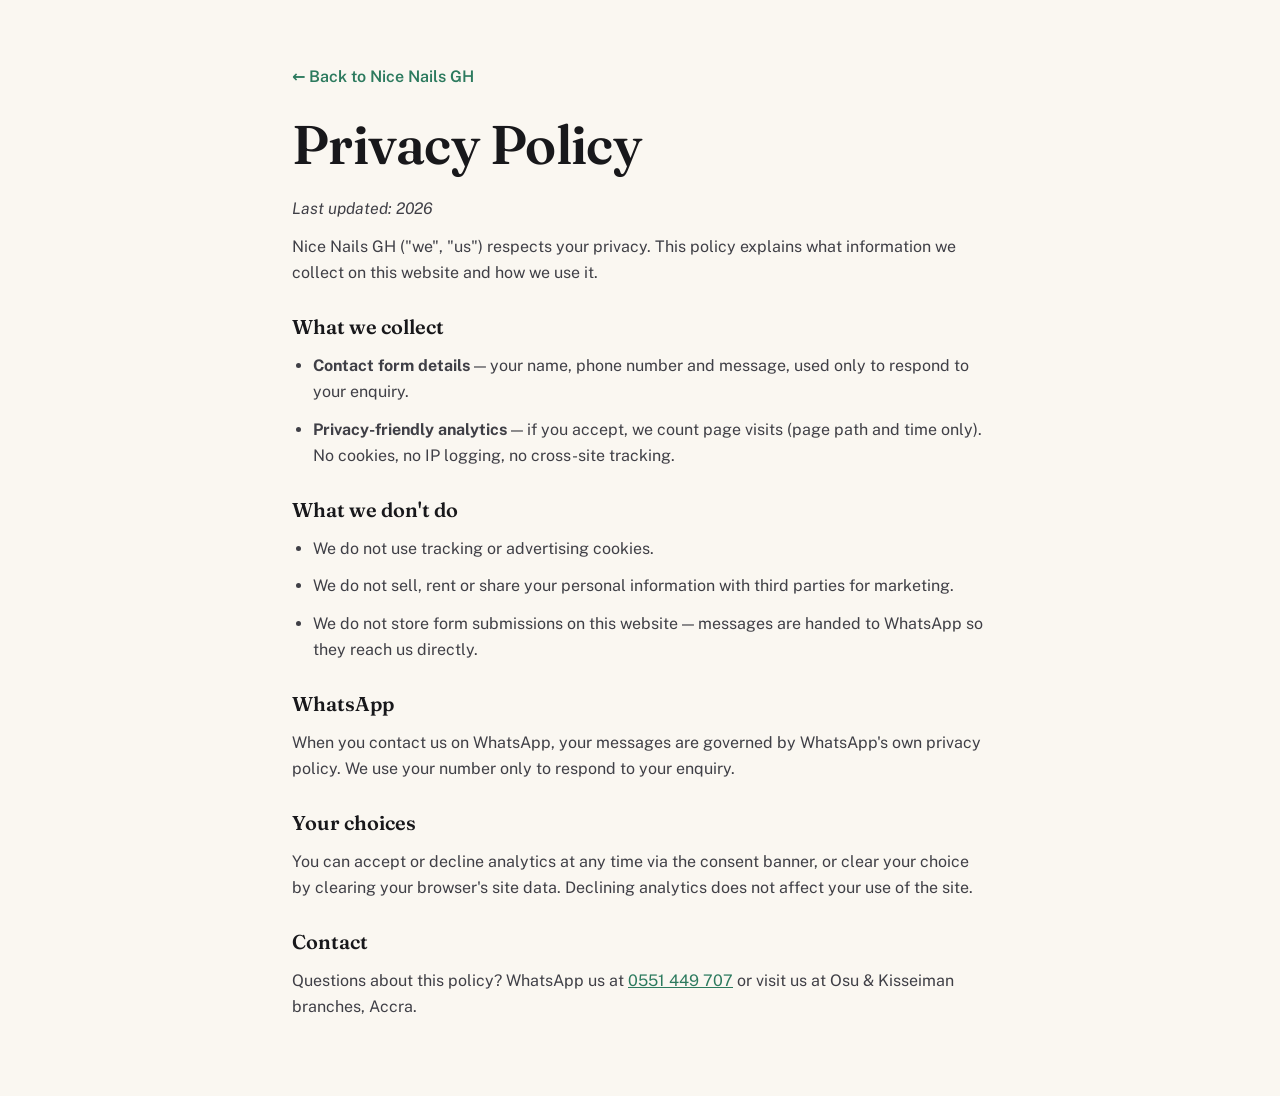
<file: privacy.html>
<!DOCTYPE html>
<html lang="en">
<head>
<meta charset="UTF-8">
<meta name="viewport" content="width=device-width, initial-scale=1.0">
<title>Privacy Policy — Nice Nails GH</title>
<meta name="description" content="Privacy policy for Nice Nails GH: what data we collect, how we use it, and your choices.">
<meta name="robots" content="noindex">
<link rel="icon" type="image/png" href="favicon.png">
<link rel="preconnect" href="https://fonts.googleapis.com">
<link rel="preconnect" href="https://fonts.gstatic.com" crossorigin>
<link href="https://fonts.googleapis.com/css2?family=Fraunces:opsz,wght@9..144,400;9..144,600;9..144,700&family=Public+Sans:wght@400;500;600;700&display=swap" rel="stylesheet">
<link rel="stylesheet" href="styles.css">
</head>
<body>
<main class="legal">
  <a class="legal-back" href="index.html">← Back to Nice Nails GH</a>
  <h1>Privacy Policy</h1>
  <p><em>Last updated: 2026</em></p>
  <p>Nice Nails GH ("we", "us") respects your privacy. This policy explains what information we collect on this website and how we use it.</p>

  <h2>What we collect</h2>
  <ul>
    <li><strong>Contact form details</strong> — your name, phone number and message, used only to respond to your enquiry.</li>
    <li><strong>Privacy-friendly analytics</strong> — if you accept, we count page visits (page path and time only). No cookies, no IP logging, no cross-site tracking.</li>
  </ul>

  <h2>What we don't do</h2>
  <ul>
    <li>We do not use tracking or advertising cookies.</li>
    <li>We do not sell, rent or share your personal information with third parties for marketing.</li>
    <li>We do not store form submissions on this website — messages are handed to WhatsApp so they reach us directly.</li>
  </ul>

  <h2>WhatsApp</h2>
  <p>When you contact us on WhatsApp, your messages are governed by WhatsApp's own privacy policy. We use your number only to respond to your enquiry.</p>

  <h2>Your choices</h2>
  <p>You can accept or decline analytics at any time via the consent banner, or clear your choice by clearing your browser's site data. Declining analytics does not affect your use of the site.</p>

  <h2>Contact</h2>
  <p>Questions about this policy? WhatsApp us at <a href="https://wa.me/233551449707">0551 449 707</a> or visit us at Osu & Kisseiman branches, Accra.</p>
</main>
</body>
</html>
</file>
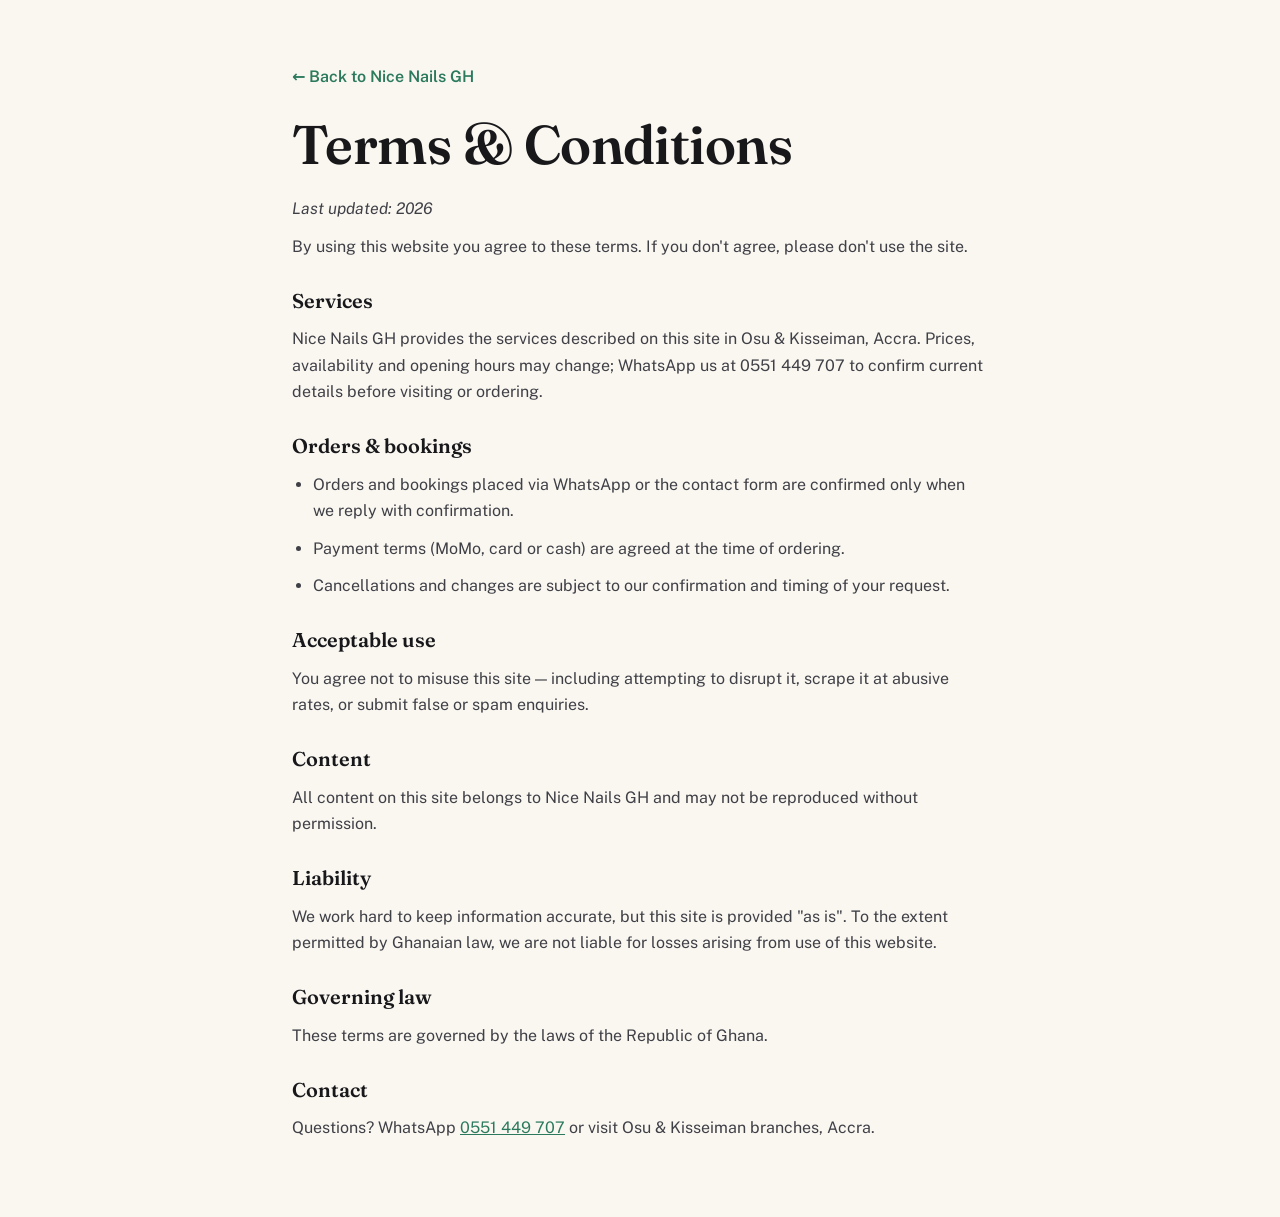
<file: terms.html>
<!DOCTYPE html>
<html lang="en">
<head>
<meta charset="UTF-8">
<meta name="viewport" content="width=device-width, initial-scale=1.0">
<title>Terms &amp; Conditions — Nice Nails GH</title>
<meta name="description" content="Terms and conditions for using the Nice Nails GH website and services.">
<meta name="robots" content="noindex">
<link rel="icon" type="image/png" href="favicon.png">
<link rel="preconnect" href="https://fonts.googleapis.com">
<link rel="preconnect" href="https://fonts.gstatic.com" crossorigin>
<link href="https://fonts.googleapis.com/css2?family=Fraunces:opsz,wght@9..144,400;9..144,600;9..144,700&family=Public+Sans:wght@400;500;600;700&display=swap" rel="stylesheet">
<link rel="stylesheet" href="styles.css">
</head>
<body>
<main class="legal">
  <a class="legal-back" href="index.html">← Back to Nice Nails GH</a>
  <h1>Terms &amp; Conditions</h1>
  <p><em>Last updated: 2026</em></p>
  <p>By using this website you agree to these terms. If you don't agree, please don't use the site.</p>

  <h2>Services</h2>
  <p>Nice Nails GH provides the services described on this site in Osu & Kisseiman, Accra. Prices, availability and opening hours may change; WhatsApp us at 0551 449 707 to confirm current details before visiting or ordering.</p>

  <h2>Orders &amp; bookings</h2>
  <ul>
    <li>Orders and bookings placed via WhatsApp or the contact form are confirmed only when we reply with confirmation.</li>
    <li>Payment terms (MoMo, card or cash) are agreed at the time of ordering.</li>
    <li>Cancellations and changes are subject to our confirmation and timing of your request.</li>
  </ul>

  <h2>Acceptable use</h2>
  <p>You agree not to misuse this site — including attempting to disrupt it, scrape it at abusive rates, or submit false or spam enquiries.</p>

  <h2>Content</h2>
  <p>All content on this site belongs to Nice Nails GH and may not be reproduced without permission.</p>

  <h2>Liability</h2>
  <p>We work hard to keep information accurate, but this site is provided "as is". To the extent permitted by Ghanaian law, we are not liable for losses arising from use of this website.</p>

  <h2>Governing law</h2>
  <p>These terms are governed by the laws of the Republic of Ghana.</p>

  <h2>Contact</h2>
  <p>Questions? WhatsApp <a href="https://wa.me/233551449707">0551 449 707</a> or visit Osu & Kisseiman branches, Accra.</p>
</main>
</body>
</html>
</file>
<file: styles.css>
:root{
  --primary:#1e5a46;
  --accent:#2c7a5e;
  --gold:#d9a441;
  --cream:#faf7f1;
  --ink:#18181b;
  --ink-soft:#3f3f46;
  --line:#e7e0d4;
  --white:#ffffff;
  --wa:#1da851;
  --wa-dark:#128c46;
  --radius:14px;
}
*{margin:0;padding:0;box-sizing:border-box}
html{scroll-behavior:smooth}
body{font-family:'Public Sans',system-ui,-apple-system,'Segoe UI',sans-serif;background:var(--cream);color:var(--ink);line-height:1.65;-webkit-font-smoothing:antialiased}
img{max-width:100%;height:auto;display:block}
h1,h2,h3{font-family:'Fraunces',Georgia,'Times New Roman',serif;font-weight:600;line-height:1.15;color:var(--ink)}
h1{font-size:clamp(2.1rem,5vw,3.4rem);letter-spacing:-.01em}
h2{font-size:clamp(1.6rem,3.4vw,2.3rem);margin-bottom:.9rem}
h3{font-size:1.05rem;margin-bottom:.35rem}
a{color:var(--accent)}
a:focus-visible,button:focus-visible{outline:3px solid var(--gold);outline-offset:2px;border-radius:4px}

/* Nav */
.nav{position:sticky;top:0;z-index:50;display:flex;align-items:center;justify-content:space-between;gap:1rem;padding:.85rem clamp(1rem,4vw,3rem);background:rgba(250,247,241,.92);backdrop-filter:blur(10px);border-bottom:1px solid var(--line)}
.nav-brand{font-family:'Fraunces',serif;font-weight:700;font-size:1.25rem;color:var(--ink);text-decoration:none}
.nav-links{display:flex;align-items:center;gap:1.4rem}
.nav-links a{color:var(--ink-soft);text-decoration:none;font-weight:500;font-size:.95rem}
.nav-links a:hover{color:var(--accent)}
.nav-wa{display:inline-flex;align-items:center;gap:.45rem;background:var(--wa);color:#fff !important;padding:.5rem 1rem;border-radius:999px;font-weight:600 !important}
.nav-wa:hover{background:var(--wa-dark)}
.nav-toggle{display:none;background:none;border:0;font-size:1.5rem;color:var(--ink);cursor:pointer;padding:.25rem .5rem}

/* Hero */
.hero{display:grid;grid-template-columns:1.05fr .95fr;gap:clamp(1.5rem,4vw,3.5rem);align-items:center;padding:clamp(2.5rem,6vw,5rem) clamp(1rem,4vw,3rem);max-width:1200px;margin:0 auto}
.hero-kicker,.kicker{font-size:.8rem;font-weight:700;letter-spacing:.14em;text-transform:uppercase;color:var(--accent);margin-bottom:.8rem}
.kicker-light{color:var(--gold)}
.hero-tagline{font-size:1.15rem;color:var(--ink-soft);margin:1rem 0 1.6rem;max-width:34ch}
.hero-cta{display:flex;flex-wrap:wrap;gap:.8rem}
.hero-media img{border-radius:var(--radius);width:100%;object-fit:cover;aspect-ratio:3/2;box-shadow:0 24px 48px -24px rgba(24,24,27,.35)}

/* Buttons */
.btn{display:inline-block;padding:.85rem 1.7rem;border-radius:999px;font-weight:600;text-decoration:none;border:0;cursor:pointer;font-size:1rem;font-family:inherit;transition:background .2s ease,transform .15s ease}
.btn:active{transform:scale(.98)}
.btn-primary{background:var(--primary);color:#fff}
.btn-primary:hover{background:var(--accent)}
.btn-ghost{background:transparent;color:var(--ink);border:2px solid var(--ink)}
.btn-ghost:hover{background:var(--ink);color:var(--cream)}
.btn-small{padding:.55rem 1.2rem;font-size:.9rem}
.btn-ghost-dark{background:transparent;color:var(--ink);border:2px solid var(--line)}

/* Sections */
.section{max-width:1200px;margin:0 auto;padding:clamp(2.5rem,6vw,4.5rem) clamp(1rem,4vw,3rem)}
.section-alt{background:var(--white);max-width:none}
.section-alt>div{max-width:1200px;margin:0 auto}
.section-dark{background:var(--ink);color:#e8e6e3;max-width:none}
.section-dark>div{max-width:1200px;margin:0 auto}
.section-dark h2,.section-dark h3{color:#faf7f1}
.lead{font-size:1.08rem;color:var(--ink-soft);max-width:62ch}
.section-dark .lead{color:#d6d3d1}
.about-cta{margin-top:1.6rem}

/* Cards */
.cards{display:grid;grid-template-columns:repeat(auto-fit,minmax(220px,1fr));gap:1.2rem;margin-top:2rem}
.card{background:var(--white);border:1px solid var(--line);border-radius:var(--radius);padding:1.5rem 1.4rem}
.card h3{color:var(--primary)}
.card p{color:var(--ink-soft);font-size:.95rem;margin-top:.3rem}

/* Visit grid */
.visit-grid{display:grid;grid-template-columns:repeat(auto-fit,minmax(200px,1fr));gap:1.8rem;margin-top:1.6rem}
.link-light{color:var(--gold)}
.link-light:hover{color:#f2c56b}

/* Form */
form{max-width:520px;margin-top:1.6rem;display:grid;gap:1rem}
.field label{display:block;font-weight:600;font-size:.9rem;margin-bottom:.35rem}
.field input,.field textarea{width:100%;padding:.8rem 1rem;border:1.5px solid var(--line);border-radius:10px;background:var(--white);font:inherit;color:var(--ink)}
.field input:focus,.field textarea:focus{outline:none;border-color:var(--accent);box-shadow:0 0 0 3px rgba(0,0,0,.06)}
.field input[aria-invalid="true"],.field textarea[aria-invalid="true"]{border-color:#b3261e}
.field-err{color:#b3261e;font-size:.85rem;margin-top:.3rem}
.hp{position:absolute;left:-9999px;width:1px;height:1px;overflow:hidden}
.form-status{font-weight:600;color:var(--accent);min-height:1.4em}

/* Footer */
.footer{background:#0c0c10;color:#b9b6b0;padding:clamp(2.5rem,5vw,4rem) clamp(1rem,4vw,3rem) 1.5rem}
.footer-grid{max-width:1200px;margin:0 auto;display:grid;grid-template-columns:repeat(auto-fit,minmax(210px,1fr));gap:2rem}
.footer-brand{font-family:'Fraunces',serif;font-size:1.3rem;color:#faf7f1;font-weight:700;margin-bottom:.5rem}
.footer-head{font-weight:700;color:#faf7f1;margin-bottom:.5rem;font-size:.9rem;letter-spacing:.06em;text-transform:uppercase}
.footer-base{max-width:1200px;margin:2.5rem auto 0;padding-top:1.2rem;border-top:1px solid #26262b;font-size:.85rem}

/* WhatsApp float */
.wa-float{position:fixed;right:1.1rem;bottom:1.1rem;z-index:60;width:56px;height:56px;border-radius:50%;background:var(--wa);color:#fff;display:flex;align-items:center;justify-content:center;box-shadow:0 10px 26px -8px rgba(18,140,70,.55);transition:transform .18s ease,background .2s ease}
.wa-float:hover{background:var(--wa-dark);transform:translateY(-3px)}

/* Cookie banner */
.cookie-banner{position:fixed;left:1rem;bottom:1rem;z-index:70;max-width:400px;background:var(--white);border:1px solid var(--line);border-radius:var(--radius);padding:1.1rem 1.2rem;box-shadow:0 18px 40px -18px rgba(24,24,27,.4);font-size:.88rem;color:var(--ink-soft)}
.cookie-banner p{margin-bottom:.8rem}
.cookie-actions{display:flex;gap:.6rem}

/* Reveal animation */
.reveal{opacity:0;transform:translateY(18px);transition:opacity .6s ease,transform .6s ease}
.reveal.is-visible{opacity:1;transform:none}
@media (prefers-reduced-motion:reduce){
  html{scroll-behavior:auto}
  .reveal{opacity:1;transform:none;transition:none}
}

/* Legal pages */
.legal{max-width:760px;margin:0 auto;padding:clamp(2rem,5vw,4rem) clamp(1rem,4vw,2rem)}
.legal h1{margin-bottom:1.2rem}
.legal h2{font-size:1.25rem;margin-top:1.8rem}
.legal p,.legal li{color:var(--ink-soft);margin-bottom:.7rem}
.legal ul{padding-left:1.3rem}
.legal a{color:var(--accent)}
.legal-back{display:inline-block;margin-bottom:1.5rem;font-weight:600;text-decoration:none}

/* 404 */
.nf{min-height:70vh;display:flex;flex-direction:column;align-items:center;justify-content:center;text-align:center;padding:2rem;gap:1rem}
.nf .code{font-family:'Fraunces',serif;font-size:clamp(4rem,12vw,7rem);font-weight:700;color:var(--primary);line-height:1}

/* Mobile */
@media (max-width:860px){
  .hero{grid-template-columns:1fr;padding-top:2rem}
  .hero-media{order:-1}
  .nav-toggle{display:block}
  .nav-links{position:absolute;top:100%;left:0;right:0;background:var(--cream);flex-direction:column;align-items:stretch;gap:0;padding:.5rem 1rem 1rem;border-bottom:1px solid var(--line);display:none}
  .nav-links.open{display:flex}
  .nav-links a{padding:.75rem .25rem;border-top:1px solid var(--line)}
  .nav-wa{justify-content:center;margin-top:.6rem}
  .cookie-banner{left:.75rem;right:.75rem;max-width:none;bottom:.75rem}
  .wa-float{right:.9rem;bottom:.9rem;width:52px;height:52px}
}
</file>
